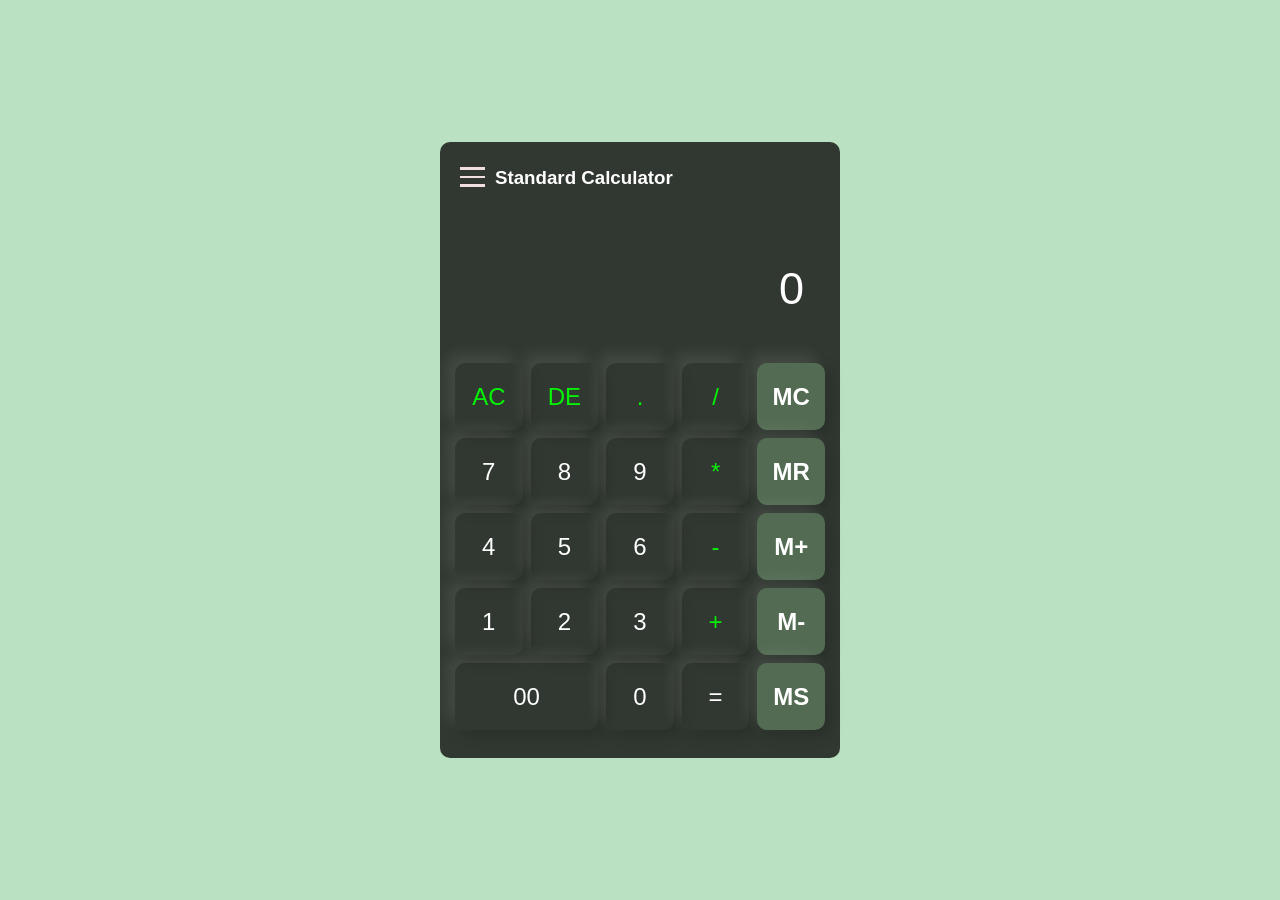
<file: index.html>
<!doctype html>
<html lang="en">
  <head>
    <meta charset="UTF-8" />
    <meta name="viewport" content="width=device-width, initial-scale=1.0" />
    <title>Calculator App</title>
    <link rel="stylesheet" href="style.css" />
    <link rel="icon" href="images/Screenshot 2026-08-28 092220.png" />
  </head>
  <body>
    <div class="container">
      <div class="calculator">
        <div id="button-btn">
          <div class="line"></div>
          <div class="line"></div>
          <div class="line"></div>
        </div>
        <h3 class="calculator-title2">Standard Calculator</h3>
        <div class="link-container">
          <div id="calculator">
            <h4 id="hcalc">Calculator</h4>
            <a href="index.html" class="active">Standard</a>
            <a href="scientific.html">Scientific</a>
            <a href="graphing.html">Graphing</a>
            <a href="programmer.html">Programmer</a>
            <a href="date.html">Date Calculation</a>
          </div>
        </div>
        <form id="calculator-form">
          <div class="display">
            <span id="memory-indicator">M</span>
            <input type="text" id="display" name="display" value="0" readonly />
          </div>

          <!-- Row 1 -->
          <div class="button">
            <input
              type="button"
              value="AC"
              onclick="clearDisplay()"
              class="operator"
            />
            <input
              type="button"
              value="DE"
              onclick="deleteLast()"
              class="operator"
            />
            <input
              type="button"
              value="."
              onclick="appendDecimal()"
              class="operator"
            />
            <input
              type="button"
              value="/"
              onclick="appendOperator('/')"
              class="operator"
            />
            <input
              type="button"
              value="MC"
              onclick="memoryClear()"
              class="memory"
            />
          </div>

          <!-- Row 2 -->
          <div class="button">
            <input type="button" value="7" onclick="appendNumber('7')" />
            <input type="button" value="8" onclick="appendNumber('8')" />
            <input type="button" value="9" onclick="appendNumber('9')" />
            <input
              type="button"
              value="*"
              onclick="appendOperator('*')"
              class="operator"
            />
            <input
              type="button"
              value="MR"
              onclick="memoryRecall()"
              class="memory"
            />
          </div>

          <!-- Row 3 -->
          <div class="button">
            <input type="button" value="4" onclick="appendNumber('4')" />
            <input type="button" value="5" onclick="appendNumber('5')" />
            <input type="button" value="6" onclick="appendNumber('6')" />
            <input
              type="button"
              value="-"
              onclick="appendOperator('-')"
              class="operator"
            />
            <input
              type="button"
              value="M+"
              onclick="memoryAdd()"
              class="memory"
            />
          </div>

          <!-- Row 4 -->
          <div class="button">
            <input type="button" value="1" onclick="appendNumber('1')" />
            <input type="button" value="2" onclick="appendNumber('2')" />
            <input type="button" value="3" onclick="appendNumber('3')" />
            <input
              type="button"
              value="+"
              onclick="appendOperator('+')"
              class="operator"
            />
            <input
              type="button"
              value="M-"
              onclick="memorySubtract()"
              class="memory"
            />
          </div>

          <!-- Row 5 -->
          <div class="button">
            <input type="button" value="00" onclick="appendNumber('00')" />
            <input type="button" value="0" onclick="appendNumber('0')" />
            <input
              type="button"
              value="="
              onclick="calculate()"
              class="equal"
            />
            <input
              type="button"
              value="MS"
              onclick="memoryStore()"
              class="memory"
            />
          </div>
        </form>
      </div>
    </div>
    <script src="script.js"></script>
  </body>
</html>
</file>
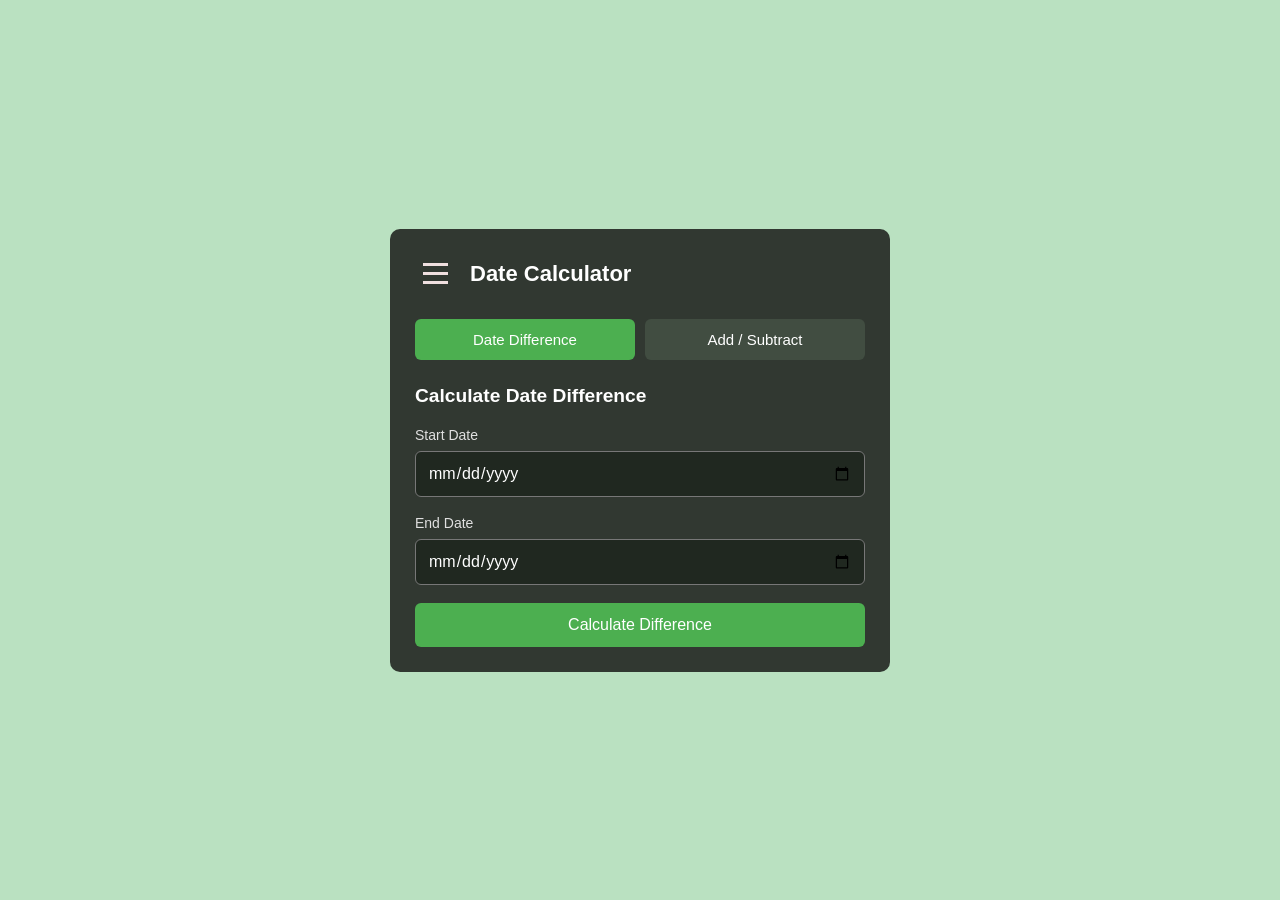
<file: date.html>
<!doctype html>
<html lang="en">
  <head>
    <meta charset="UTF-8" />
    <meta name="viewport" content="width=device-width, initial-scale=1.0" />

    <title>Date Calculator | Calculator App</title>

    <link rel="stylesheet" href="style.css" />
    <script src="date.js" defer></script>
  </head>

  <body>
    <div class="container">
      <div class="calculator date-calculator">
        <!-- Header -->
        <div class="date-header">
          <button
            id="date-menu-btn"
            type="button"
            aria-label="Toggle navigation"
            aria-expanded="false"
          >
            <span class="line"></span>
            <span class="line"></span>
            <span class="line"></span>
          </button>

          <h3>Date Calculator</h3>
        </div>

        <!-- Navigation -->
        <div class="link-container" id="date-navigation">
          <div id="calculator">
            <h4>Calculator</h4>

            <a href="index.html">Standard</a>
            <a href="scientific.html">Scientific</a>
            <a href="graphing.html">Graphing</a>
            <a href="programmer.html">Programmer</a>
            <a href="date.html" class="active">Date Calculation</a>
          </div>
        </div>

        <!-- Calculator mode selection -->
        <div class="date-tabs">
          <button type="button" class="date-tab active" data-tab="difference">
            Date Difference
          </button>

          <button type="button" class="date-tab" data-tab="add-subtract">
            Add / Subtract
          </button>
        </div>

        <!-- ==================================
           DATE DIFFERENCE
      ================================== -->

        <section id="difference-section" class="date-section active">
          <h4>Calculate Date Difference</h4>

          <div class="date-input-group">
            <label for="start-date">Start Date</label>
            <input type="date" id="start-date" />
          </div>

          <div class="date-input-group">
            <label for="end-date">End Date</label>
            <input type="date" id="end-date" />
          </div>

          <button
            type="button"
            id="calculate-difference"
            class="date-primary-btn"
          >
            Calculate Difference
          </button>

          <!-- Results -->
          <div class="date-result" id="difference-result" hidden>
            <h4>Result</h4>

            <div class="date-result-grid">
              <div class="date-result-item">
                <strong id="result-years">0</strong>
                <span>Years</span>
              </div>

              <div class="date-result-item">
                <strong id="result-months">0</strong>
                <span>Months</span>
              </div>

              <div class="date-result-item">
                <strong id="result-weeks">0</strong>
                <span>Weeks</span>
              </div>

              <div class="date-result-item">
                <strong id="result-days">0</strong>
                <span>Days</span>
              </div>
            </div>

            <p id="total-days"></p>
          </div>
        </section>

        <!-- ==================================
           ADD / SUBTRACT DATES
      ================================== -->

        <section id="add-subtract-section" class="date-section">
          <h4>Add or Subtract Dates</h4>

          <div class="date-input-group">
            <label for="base-date">Select Date</label>
            <input type="date" id="base-date" />
          </div>

          <div class="date-input-group">
            <label for="date-operation">Operation</label>

            <select id="date-operation">
              <option value="add">Add</option>
              <option value="subtract">Subtract</option>
            </select>
          </div>

          <div class="date-duration-grid">
            <div class="date-input-group">
              <label for="add-years">Years</label>
              <input type="number" id="add-years" min="0" value="0" />
            </div>

            <div class="date-input-group">
              <label for="add-months">Months</label>
              <input type="number" id="add-months" min="0" value="0" />
            </div>

            <div class="date-input-group">
              <label for="add-weeks">Weeks</label>
              <input type="number" id="add-weeks" min="0" value="0" />
            </div>

            <div class="date-input-group">
              <label for="add-days">Days</label>
              <input type="number" id="add-days" min="0" value="0" />
            </div>
          </div>

          <button
            type="button"
            id="calculate-new-date"
            class="date-primary-btn"
          >
            Calculate Date
          </button>

          <!-- Result -->
          <div class="date-result" id="new-date-result" hidden>
            <h4>Calculated Date</h4>
            <p id="calculated-date"></p>
          </div>
        </section>

        <!-- Error / status message -->
        <p id="date-message" role="status" aria-live="polite"></p>
      </div>
    </div>
    <script src="date.js"></script>
  </body>
</html>
</file>
<file: style.css>
* {
  box-sizing: border-box;
  margin: 0;
  padding: 0;
  font-family: sans-serif, Courier, monospace;
}

html,
body {
  width: 100%;
  min-height: 100%;
  margin: 0;
  background-color: #bae1c1;
}
.container {
  width: 100%;
  min-height: 100vh;
  min-height: 100dvh;
  height: auto;

  background-color: #bae1c1;

  display: flex;
  align-items: center;
  justify-content: center;

  padding: 20px 12px;
}
#calculator-form .button {
  display: grid;
  grid-template-columns: repeat(5, minmax(0, 1fr));
  gap: 8px;
  margin-bottom: 8px;
}
#calculator-form .button input {
  width: 100%;
  min-width: 0;
  margin: 0;
}

#calculator-form .button:last-child input:first-child {
  grid-column: span 2;
}

#calculator-form .memory {
  background-color: #526b52;
  color: white;
  font-weight: 600;
}

#calculator-form .memory:hover {
  background-color: #638563;
}
.calculator:not(.scientific-calculator):not(.graphing-calculator):not(
    .programmer-calculator
  ):not(.date-calculator) {
  padding-left: 15px;
  padding-right: 15px;
}

.calculator:has(#calculator-form) {
  width: 400px;
  max-width: 100%;
  min-width: 0;
  margin-left: auto;
  margin-right: auto;
}
.calculator {
  background-color: rgb(49, 56, 49);
  padding: 20px;
  border-radius: 10px;
  z-index: 1;
  height: auto;
  position: relative;
}
.calculator form input {
  border: 0;
  outline: 0;
  width: 70px;
  height: 67px;
  border-radius: 10px;
  box-shadow:
    -8px -8px 15px rgba(255, 255, 255, 0.1),
    5px 5px 15px rgba(0, 0, 0, 0.2);
  background: transparent;
  font-size: 24px;
  color: #fff;
  cursor: pointer;
  margin: 1px;
}

#calculator-form .button input {
  width: 100%;
  min-width: 0;
  margin: 0;
}

form .display {
  display: flex;
  justify-content: flex-end;
  margin: 20px;
  margin-bottom: 40px;
  margin-top: 40px;
}
/* Standard calculator memory indicator */
#calculator-form .display {
  position: relative;
}

#memory-indicator {
  position: absolute;
  top: 5px;
  left: 5px;

  color: #4cff4c;
  font-size: 16px;
  font-weight: bold;

  display: none;
}

#memory-indicator.active {
  display: block;
}
form .display input {
  text-align: right;
  flex: 1;
  font-size: 45px;
  box-shadow: none;
}
form input.equal {
  width: 145px;
}

.line {
  width: 25px;
  height: 3px;
  margin: 3px;
  background-color: rgb(239, 223, 223);

  display: block;
  position: relative;
  z-index: 101;

  transition: 0.3s ease;
}
#button-btn {
  width: 35px;
  height: 30px;
  padding: 2px;
  cursor: pointer;
  border-radius: 3px;

  display: flex;
  flex-direction: column;
  justify-content: center;
  align-items: center;

  position: relative;
  z-index: 100;

  transition: 0.2s ease;
}

#button-btn:hover {
  background-color: rgb(142, 142, 153);
  border: solid black 1px;
}
#button-btn .line {
  transition: 0.3s ease;
}

#button-btn.active .line:nth-child(1) {
  transform: translateY(7px) rotate(45deg);
}

#button-btn.active .line:nth-child(2) {
  opacity: 0;
}

#button-btn.active .line:nth-child(3) {
  transform: translateY(-7px) rotate(-45deg);
}
h4 {
  color: azure;
  font-size: 1.2rem;
}
a {
  display: block;
  width: 100%;
  padding: 8px 10px;
  color: aliceblue;
  text-decoration: none;
  border-radius: 3px;
}

a:hover {
  background-color: rgb(131, 131, 127);
  color: rgb(121, 217, 221);
}

a:active {
  color: rgb(0, 255, 64);
}

a:visited {
  color: #bceb13;
}
.link-container {
  border: 2px solid gray;
  border-radius: 3px;
  width: 60%;

  position: absolute;
  top: 70px;
  left: 0;

  max-height: calc(100vh - 90px);

  overflow-y: auto;
  overflow-x: hidden;

  background-color: rgb(49, 56, 49);

  z-index: 50;

  /* Hidden */
  opacity: 0;
  visibility: hidden;
  transform: translateX(-20px);

  /* Animation */
  transition:
    opacity 0.25s ease,
    transform 0.25s ease,
    visibility 0.25s ease;
}

.link-container.active {
  opacity: 1;
  visibility: visible;
  transform: translateX(0);
}
#hcalc {
  margin-bottom: 20px;
}
#hconv {
  margin: 20px 0;
}

.operator {
  color: rgb(5, 244, 5) !important;
}
.calculator form input[type="button"] {
  transition:
    transform 0.2s ease,
    background-color 0.2s ease;
}

.calculator form input[type="button"]:hover {
  background-color: rgba(255, 255, 255, 0.1);
}

.calculator form input[type="button"]:active {
  transform: scale(0.95);
}
/* Button hover effects */
.calculator form input[type="button"] {
  transition:
    transform 0.2s ease,
    background-color 0.2s ease;
}

.calculator form input[type="button"]:hover {
  background-color: rgba(255, 255, 255, 0.1);
}

.calculator form input[type="button"]:active {
  transform: scale(0.95);
}

/* Display improvements */
form .display input {
  overflow: hidden;
  text-overflow: ellipsis;
}

/* Responsive layout */
@media (max-width: 400px) {
  .calculator {
    width: 100%;
    padding: 12px;

    #calculator-form .button input[type="button"] {
      width: 100%;
      min-width: 0;
      height: 55px;
      font-size: 16px;
    }

    #calculator-form .button input.equal {
      width: 100%;
    }
  }

  .calculator form input[type="button"] {
    width: 21%;
    height: 60px;
    font-size: 20px;
  }

  .calculator form input.equal {
    width: 44%;
  }

  form .display input {
    font-size: 35px;
  }
}
/* Scientific Calculator */

.calculator-title {
  color: #ffffff;
  text-align: center;
  font-size: 20px;
}

#scientific-form .button {
  display: flex;
  justify-content: center;
  gap: 5px;
  margin-bottom: 8px;
}

#scientific-form .button input {
  width: 65px;
  height: 55px;
  font-size: 17px;
  margin: 0;
}

#scientific-form .button input.equal {
  background-color: #4caf50;
  color: white;
}

#scientific-form .display {
  margin: 20px 0;
}

#scientific-form .display input {
  width: 100%;
  font-size: 35px;
}

@media (max-width: 450px) {
  #scientific-form .button input {
    width: 18%;
    height: 50px;
    font-size: 14px;
  }

  #scientific-form .button {
    gap: 3px;
  }
}
/* Scientific calculator layout */
.calculator:has(#scientific-form) {
  height: auto;
  min-height: 100vh;
}

/* Allow the scientific calculator page to scroll */
.container:has(#scientific-form) {
  height: auto;
  min-height: 100vh;
  padding: 20px 10px;
}

/* Improve scientific calculator button appearance */
#scientific-form .button input {
  transition:
    background-color 0.2s ease,
    transform 0.2s ease;
}

#scientific-form .button input:hover {
  background-color: rgba(255, 255, 255, 0.15);
}

#scientific-form .button input:active {
  transform: scale(0.95);
}

/* Highlight scientific functions */
#scientific-form .button input.operator,
#scientific-form #angle-mode {
  color: #4cff4c;
}
/* Allow the scientific calculator page to scroll */
.container:has(#scientific-form) {
  width: 100%;
  min-height: 100vh;
  min-height: 100dvh;
  height: auto;
  padding: 30px 10px;
}

/* Improve scientific calculator button appearance */
#scientific-form .button input {
  transition:
    background-color 0.2s ease,
    transform 0.2s ease;
}

#scientific-form .button input:hover {
  background-color: rgba(255, 255, 255, 0.15);
}

#scientific-form .button input:active {
  transform: scale(0.95);
}

/* Highlight scientific functions */
#scientific-form .button input.operator,
#scientific-form #angle-mode {
  color: #4cff4c;
}
/* ===================================
   SCIENTIFIC CALCULATOR LAYOUT FIX
=================================== */

.calculator:has(#scientific-form) {
  width: 420px;
  max-width: 100%;
  height: auto;
  min-height: 0;
  padding: 20px;
  position: relative;
  margin-left: auto;
  margin-right: auto;
}

.container:has(#scientific-form) {
  min-height: 100vh;
  height: auto;
  padding: 30px 10px;
}

/* Scientific calculator heading */
.calculator:has(#scientific-form) .calculator-title {
  text-align: center;
  color: white;
  font-size: 22px;
  margin: 15px 0 25px;
  padding: 0 40px;
}

/* Scientific calculator buttons */
#scientific-form .button {
  display: flex;
  justify-content: center;
  gap: 5px;
  margin-bottom: 8px;
}

#scientific-form .button input {
  flex: 1;
  min-width: 0;
  width: auto;
  height: 55px;
  font-size: 16px;
  margin: 0;
}

/* Display */
#scientific-form .display {
  margin: 20px 0;
}

#scientific-form .display input {
  width: 100%;
  min-width: 0;
  font-size: 35px;
}

/* Navigation menu */
.calculator:has(#scientific-form) .link-container {
  width: 75%;
  max-width: 300px;
  top: 65px;
  left: 10px;
  max-height: 70vh;
}

/* Mobile */
@media (max-width: 450px) {
  .calculator:has(#scientific-form) {
    width: 100%;
    padding: 12px;
  }

  #scientific-form .button input {
    height: 48px;
    font-size: 13px;
  }

  .calculator:has(#scientific-form) .calculator-title {
    font-size: 18px;
  }
}

/* Scientific calculator header */

.calculator-title {
  position: relative !important;
  left: 12%;
  bottom: 30px;
  width: 100%;
}
.calculator-title2 {
  position: relative !important;
  left: 40px;
  top: -25px;
  width: 100%;
  color: #fff;
}

.calculator:has(#scientific-form) .calculator-title {
  position: static;
  margin: 0;
  padding: 0;
  text-align: left;
  font-size: 22px;
  line-height: 1.3;
  flex: 1;
}

.calculator:has(#scientific-form) #button-btn {
  flex-shrink: 0;
}
/* Compact scientific calculator */

#scientific-form .button {
  gap: 5px;
  margin-bottom: 5px;
}

#scientific-form .button input {
  height: 48px;
  font-size: 15px;
}

#scientific-form .display {
  margin: 15px 0 20px;
}

#scientific-form .display input {
  height: 65px;
  font-size: 32px;
}

.calculator:has(#scientific-form) {
  padding: 15px;
}
.calculator:has(#scientific-form) .link-container {
  top: 60px;
  left: 15px;
  width: 75%;
  max-width: 300px;
  max-height: 70vh;
}
/* ==================================
   GRAPHING CALCULATOR
================================== */

.container:has(.graphing-calculator) {
  height: auto;
  min-height: 100vh;
  padding: 25px 12px;
}

.graphing-calculator {
  width: 600px;
  max-width: 100%;
  height: auto;
  min-height: 0;
  padding: 10px;
}

/* Header */

.graphing-header {
  display: flex;
  align-items: center;
  gap: 15px;
  margin-bottom: 25px;
}

.graphing-header h3 {
  color: white;
  font-size: 22px;
}

#graph-menu-btn {
  width: 40px;
  height: 40px;
  padding: 5px;
  background-color: transparent;
  border: none;
  border-radius: 5px;
  cursor: pointer;

  display: flex;
  flex-direction: column;
  align-items: center;
  justify-content: center;

  flex-shrink: 0;

  transition: background-color 0.3s ease;
}

#graph-menu-btn:hover {
  background-color: rgb(142, 142, 153);
}
/* Graphing Calculator hamburger-to-X animation */

#graph-menu-btn.active .line:nth-child(1) {
  transform: translateY(9px) rotate(45deg);
}

#graph-menu-btn.active .line:nth-child(2) {
  opacity: 0;
}

#graph-menu-btn.active .line:nth-child(3) {
  transform: translateY(-9px) rotate(-45deg);
}
/* Navigation */

.graphing-calculator .link-container {
  top: 70px;
  left: 15px;
  width: 250px;
  max-width: 85%;
}

/* Inputs */

.graph-inputs h4 {
  margin-bottom: 15px;
}

.function-row {
  display: flex;
  align-items: center;
  gap: 12px;
  margin-bottom: 12px;
}

.function-row label {
  color: #4cff4c;
  font-size: 18px;
  min-width: 45px;
}

.function-row input {
  flex: 1;
  min-width: 0;
  padding: 12px;
  border: 1px solid #777;
  border-radius: 6px;
  background: #202820;
  color: white;
  font-size: 16px;
  outline: none;
}

.function-row input:focus {
  border-color: #4cff4c;
}

/* Buttons */

.graphing-calculator button {
  transition: background-color 0.2s ease;
}

#plot-btn {
  width: 100%;
  padding: 12px;
  margin: 10px 0 20px;
  border: none;
  border-radius: 6px;
  background: #4caf50;
  color: white;
  font-size: 16px;
  cursor: pointer;
}

#plot-btn:hover {
  background: #388e3c;
}

/* Graph */

.graph-area {
  width: 100%;
  height: 350px;
  background: white;
  border-radius: 8px;
  overflow: hidden;
}

#graph-canvas {
  display: block;
  width: 100%;
  max-width: 100%;
  height: auto;
}

/* Controls */

.graph-controls {
  display: flex;
  gap: 10px;
  margin-top: 15px;
}
#coordinates {
  display: flex;
  position: relative;
  right: -15px;
  top: 4px;
  color: #36fb0f;
}

.graph-controls button {
  flex: 1;
  padding: 12px 0;
  margin-bottom: 0;
  background: #414d41;
  border: none;
  border-radius: 6px;
  color: white;
  cursor: pointer;
}

.graph-controls button:hover {
  background: #596b59;
}

#graph-message {
  color: #ffb4b4;
  margin-top: 5px;
  min-height: 0;
}

#graph-message:empty {
  display: none;
}

/* Mobile */

@media (max-width: 500px) {
  .graphing-calculator {
    padding: 15px;
  }

  .graphing-header h3 {
    font-size: 18px;
  }

  .graph-area {
    height: 280px;
  }

  .graph-controls {
    gap: 5px;
  }
  .graph-controls button {
    font-size: 12px;
    padding: 10px 3px;
  }

  .programmer-header {
    gap: 10px;
  }

  .programmer-header h3 {
    font-size: 18px;
  }

  .word-size-container {
    gap: 8px;
  }

  .number-row {
    padding: 10px;
    gap: 8px;
  }

  .number-row output {
    font-size: 14px;
    overflow-wrap: anywhere;
    min-width: 0;
  }
}
/* ==================================
   PROGRAMMER CALCULATOR
================================== */

.container:has(.programmer-calculator) {
  height: auto;
  min-height: 100vh;
  padding: 25px 12px;
}

.programmer-calculator {
  width: 430px;
  max-width: 100%;
  height: auto;
  min-height: 0;
  padding: 10px;
}

/* Header */

.programmer-header {
  display: flex;
  align-items: center;
  gap: 12px;
  margin-bottom: 15px;
}
.programmer-header h3 {
  color: white;
  font-size: 22px;
}

/* Hamburger */

#programmer-menu-btn {
  width: 40px;
  height: 40px;
  padding: 5px;
  background: transparent;
  border: none;
  border-radius: 5px;
  cursor: pointer;

  display: flex;
  flex-direction: column;
  align-items: center;
  justify-content: center;

  flex-shrink: 0;
  transition: background-color 0.3s ease;
}

#programmer-menu-btn:hover {
  background-color: rgb(142, 142, 153);
}

#programmer-menu-btn.active .line:nth-child(1) {
  transform: translateY(9px) rotate(45deg);
}

#programmer-menu-btn.active .line:nth-child(2) {
  opacity: 0;
}

#programmer-menu-btn.active .line:nth-child(3) {
  transform: translateY(-9px) rotate(-45deg);
}

/* Navigation */

.programmer-calculator .link-container {
  top: 70px;
  left: 15px;
  width: 250px;
  max-width: 85%;
}
.link-container a.active {
  color: #4cff4c;
  background-color: #414d41;
  font-weight: 600;
  border-left: 3px solid #4cff4c;
}

/* Number systems */

.number-systems {
  display: flex;
  flex-direction: column;
  gap: 5px;
  margin-bottom: 15px;
}

.number-row {
  display: flex;
  align-items: center;
  justify-content: space-between;
  gap: 12px;
  padding: 9px 12px;
  border-radius: 6px;
  background: #202820;
  color: white;
  cursor: pointer;
  transition: background-color 0.2s ease;
}
.number-row:hover {
  background: #344034;
}

.number-row.active {
  border-left: 4px solid #4cff4c;
  background: #344034;
}

.number-row span {
  color: #4cff4c;
  font-weight: bold;
  min-width: 45px;
}

.number-row output {
  text-align: right;
  overflow-wrap: anywhere;
  font-family: monospace;
  font-size: 17px;
}

/* Buttons */

.programmer-buttons {
  display: grid;
  grid-template-columns: repeat(4, 1fr);
  gap: 7px;
}

.programmer-buttons button {
  min-width: 0;
  padding: 12px 5px;
  border: none;
  border-radius: 6px;
  background: #414d41;
  color: white;
  font-size: 16px;
  cursor: pointer;
  transition:
    background-color 0.2s ease,
    transform 0.2s ease;
}

.programmer-buttons button:hover {
  background: #596b59;
}

.programmer-buttons button:active {
  transform: scale(0.95);
}

.programmer-buttons button[data-action] {
  color: #4cff4c;
}

.programmer-buttons button:disabled {
  opacity: 0.3;
  cursor: not-allowed;
}

.programmer-buttons .zero-btn {
  grid-column: span 4;
}

#programmer-message {
  color: #ffb4b4;
  margin-top: 5px;
  min-height: 0;
}

#programmer-message:empty {
  display: none;
}

/* Mobile */

@media (max-width: 500px) {
  .programmer-calculator {
    padding: 15px;
  }

  .programmer-header h3 {
    font-size: 18px;
  }

  .programmer-buttons {
    gap: 6px;
  }

  .programmer-buttons button {
    padding: 14px 3px;
    font-size: 14px;
  }
}
/* Word-size selection */

.word-size-container {
  display: flex;
  align-items: center;
  gap: 10px;
  margin-bottom: 10px;
  flex-wrap: wrap;
}

.word-size-container label {
  color: white;
  font-size: 15px;
}

#word-size {
  padding: 8px 12px;
  background: #202820;
  color: white;
  border: 1px solid #777;
  border-radius: 5px;
  cursor: pointer;
  outline: none;
}

#word-size:focus {
  border-color: #4cff4c;
}

.integer-mode {
  color: #4cff4c;
  font-size: 14px;
}
/* Operation indicator */

.operation-display {
  min-height: 24px;
  margin-bottom: 8px;
  text-align: right;
}

#operation-indicator {
  color: #a8b8a8;
  font-size: 16px;
  font-family: monospace;
}

/* ==================================
   DATE CALCULATOR
================================== */

.container:has(.date-calculator) {
  height: auto;
  min-height: 100vh;
  padding: 25px 12px;
}

.date-calculator {
  width: 500px;
  max-width: 100%;
  height: auto;
  min-height: 0;
  padding: 25px;
}

/* Header */

.date-header {
  display: flex;
  align-items: center;
  gap: 15px;
  margin-bottom: 25px;
}

.date-header h3 {
  color: white;
  font-size: 22px;
}

/* Hamburger */

#date-menu-btn {
  width: 40px;
  height: 40px;
  padding: 5px;
  background: transparent;
  border: none;
  border-radius: 5px;
  cursor: pointer;

  display: flex;
  flex-direction: column;
  align-items: center;
  justify-content: center;

  flex-shrink: 0;

  transition: background-color 0.3s ease;
}

#date-menu-btn:hover {
  background-color: rgb(142, 142, 153);
}

#date-menu-btn.active .line:nth-child(1) {
  transform: translateY(9px) rotate(45deg);
}

#date-menu-btn.active .line:nth-child(2) {
  opacity: 0;
}

#date-menu-btn.active .line:nth-child(3) {
  transform: translateY(-9px) rotate(-45deg);
}

/* Navigation */

.date-calculator .link-container {
  top: 70px;
  left: 15px;
  width: 250px;
  max-width: 85%;
}

/* Tabs */

.date-tabs {
  display: flex;
  gap: 10px;
  margin-bottom: 25px;
}

.date-tab {
  flex: 1;
  padding: 12px 8px;
  border: none;
  border-radius: 6px;
  background: #414d41;
  color: white;
  font-size: 15px;
  cursor: pointer;

  transition: background-color 0.2s ease;
}

.date-tab:hover {
  background: #596b59;
}

.date-tab.active {
  background: #4caf50;
  color: white;
}

/* Sections */

.date-section {
  display: none;
}

.date-section.active {
  display: block;
}

.date-section h4 {
  margin-bottom: 20px;
  color: white;
}

/* Input groups */

.date-input-group {
  display: flex;
  flex-direction: column;
  gap: 8px;
  margin-bottom: 18px;
}

.date-input-group label {
  color: #e0e0e0;
  font-size: 14px;
}

.date-input-group input,
.date-input-group select {
  width: 100%;
  min-width: 0;
  padding: 12px;
  border: 1px solid #777;
  border-radius: 6px;
  background: #202820;
  color: white;
  font-size: 16px;
  outline: none;
}

.date-input-group input:focus,
.date-input-group select:focus {
  border-color: #4cff4c;
}

/* Duration fields */

.date-duration-grid {
  display: grid;
  grid-template-columns: repeat(2, 1fr);
  gap: 0 12px;
}

/* Primary buttons */

.date-primary-btn {
  width: 100%;
  padding: 13px;
  border: none;
  border-radius: 6px;
  background: #4caf50;
  color: white;
  font-size: 16px;
  cursor: pointer;

  transition:
    background-color 0.2s ease,
    transform 0.2s ease;
}

.date-primary-btn:hover {
  background: #388e3c;
}

.date-primary-btn:active {
  transform: scale(0.98);
}

/* Results */

.date-result {
  margin-top: 20px;
  padding: 18px;
  background: #202820;
  border-radius: 8px;
  color: white;
}

.date-result[hidden] {
  display: none;
}

.date-result h4 {
  margin-bottom: 15px;
  color: #4cff4c;
}

.date-result-grid {
  display: grid;
  grid-template-columns: repeat(4, 1fr);
  gap: 10px;
  text-align: center;
}

.date-result-item {
  display: flex;
  flex-direction: column;
  gap: 8px;
}

.date-result-item strong {
  color: white;
  font-size: 22px;
}

.date-result-item span {
  color: #b8c8b8;
  font-size: 13px;
}

#total-days {
  margin-top: 20px;
  padding-top: 12px;
  border-top: 1px solid #414d41;
  color: #b8c8b8;
  text-align: center;
}

#calculated-date {
  font-size: 20px;
  font-weight: bold;
  color: white;
  text-align: center;
}

/* Messages */

#date-message {
  margin-top: 12px;
  color: #ffb4b4;
  min-height: 0;
}

#date-message:empty {
  display: none;
}

/* Mobile */

@media (max-width: 500px) {
  .date-calculator {
    padding: 15px;
  }

  .date-header {
    gap: 10px;
  }

  .date-header h3 {
    font-size: 18px;
  }

  .date-tabs {
    gap: 6px;
  }

  .date-tab {
    padding: 10px 5px;
    font-size: 13px;
  }

  .date-result {
    padding: 12px;
  }

  .date-result-grid {
    gap: 5px;
  }

  .date-result-item strong {
    font-size: 18px;
  }

  .date-result-item span {
    font-size: 11px;
  }
}
</file>
